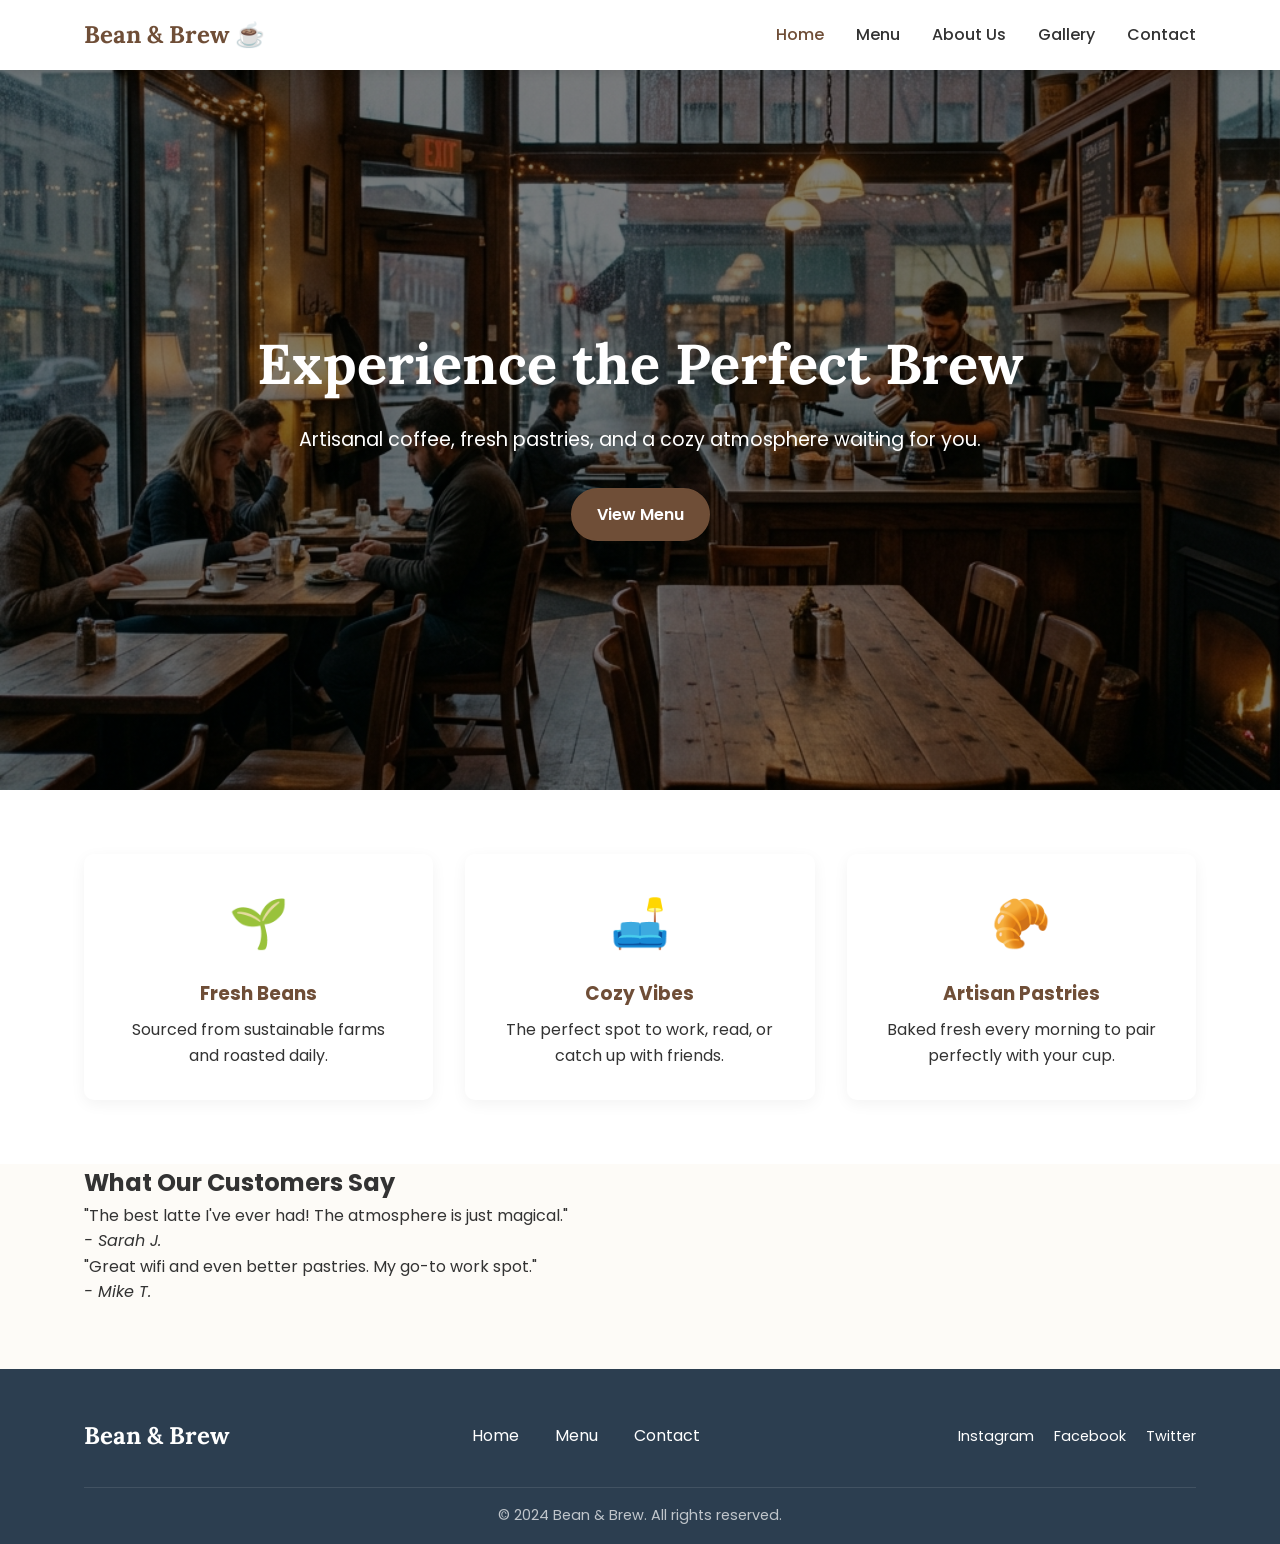
<file: index.html>
<!DOCTYPE html>
<html lang="en">
<head>
    <meta charset="UTF-8">
    <meta name="viewport" content="width=device-width, initial-scale=1.0">
    <title>Bean & Brew - Premium Coffee Experience</title>
    <meta name="description" content="Welcome to Bean & Brew, your local spot for artisanal coffee, fresh pastries, and a cozy atmosphere.">
    <link rel="stylesheet" href="css/style.css">
    <!-- Google Fonts -->
    <link rel="preconnect" href="https://fonts.googleapis.com">
    <link rel="preconnect" href="https://fonts.gstatic.com" crossorigin>
    <link href="https://fonts.googleapis.com/css2?family=Lora:ital,wght@0,400;0,600;1,400&family=Poppins:wght@300;400;600;700&display=swap" rel="stylesheet">
</head>
<body>

    <!-- Header / Navigation -->
    <header class="main-header">
        <div class="container">
            <a href="index.html" class="logo">Bean & Brew ☕</a>
            <nav class="main-nav">
                <ul class="nav-list">
                    <li><a href="index.html" class="active">Home</a></li>
                    <li><a href="menu.html">Menu</a></li>
                    <li><a href="about.html">About Us</a></li>
                    <li><a href="gallery.html">Gallery</a></li>
                    <li><a href="contact.html">Contact</a></li>
                </ul>
                <button class="mobile-menu-toggle" aria-label="Toggle navigation">
                    <span class="bar"></span>
                    <span class="bar"></span>
                    <span class="bar"></span>
                </button>
            </nav>
        </div>
    </header>

    <!-- Hero Section -->
    <section class="hero">
        <div class="hero-content">
            <h1>Experience the Perfect Brew</h1>
            <p>Artisanal coffee, fresh pastries, and a cozy atmosphere waiting for you.</p>
            <a href="menu.html" class="btn btn-primary">View Menu</a>
        </div>
    </section>

    <!-- Features Section -->
    <section class="features">
        <div class="container">
            <div class="feature-card">
                <div class="icon">🌱</div>
                <h3>Fresh Beans</h3>
                <p>Sourced from sustainable farms and roasted daily.</p>
            </div>
            <div class="feature-card">
                <div class="icon">🛋️</div>
                <h3>Cozy Vibes</h3>
                <p>The perfect spot to work, read, or catch up with friends.</p>
            </div>
            <div class="feature-card">
                <div class="icon">🥐</div>
                <h3>Artisan Pastries</h3>
                <p>Baked fresh every morning to pair perfectly with your cup.</p>
            </div>
        </div>
    </section>

    <!-- Testimonials Section -->
    <section class="testimonials">
        <div class="container">
            <h2>What Our Customers Say</h2>
            <div class="testimonial-grid">
                <div class="testimonial-card">
                    <p>"The best latte I've ever had! The atmosphere is just magical."</p>
                    <cite>- Sarah J.</cite>
                </div>
                <div class="testimonial-card">
                    <p>"Great wifi and even better pastries. My go-to work spot."</p>
                    <cite>- Mike T.</cite>
                </div>
            </div>
        </div>
    </section>

    <!-- Footer -->
    <footer class="main-footer">
        <div class="container">
            <div class="footer-content">
                <div class="footer-logo">Bean & Brew</div>
                <div class="footer-links">
                    <a href="index.html">Home</a>
                    <a href="menu.html">Menu</a>
                    <a href="contact.html">Contact</a>
                </div>
                <div class="social-media">
                    <a href="#">Instagram</a>
                    <a href="#">Facebook</a>
                    <a href="#">Twitter</a>
                </div>
            </div>
            <p class="copyright">&copy; 2024 Bean & Brew. All rights reserved.</p>
        </div>
    </footer>

    <script src="js/script.js"></script>
</body>
</html>
</file>
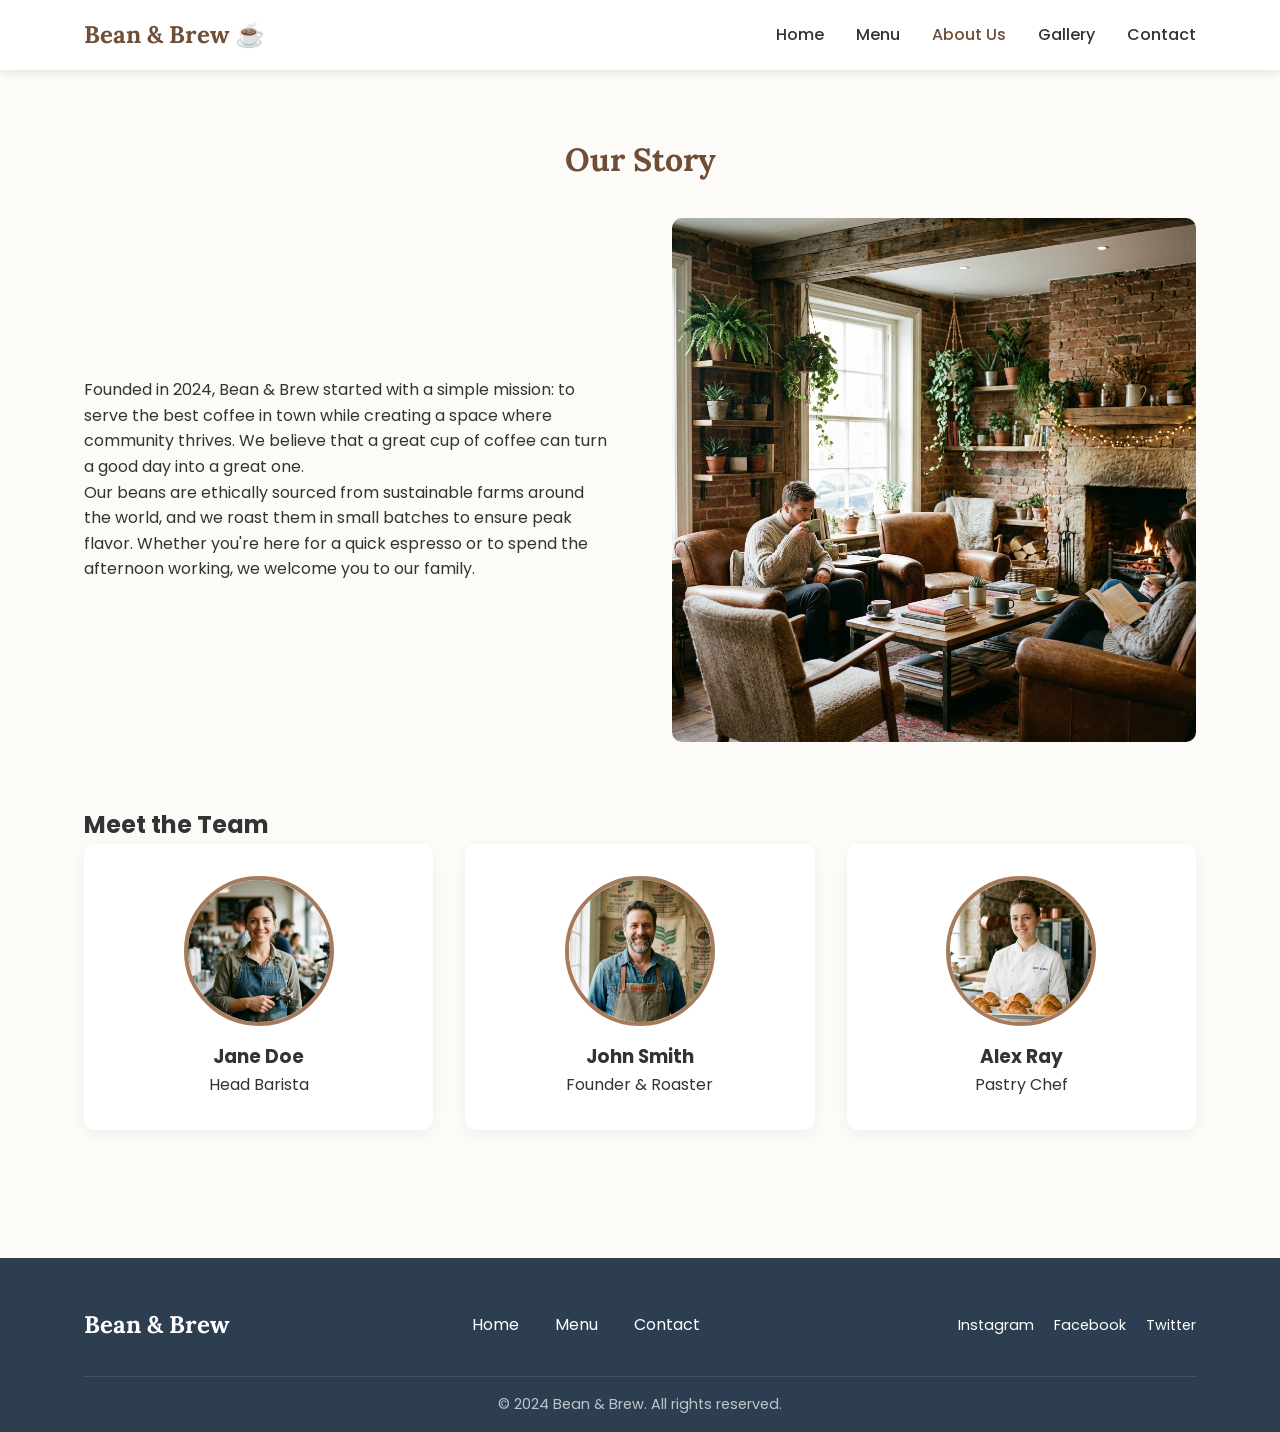
<file: about.html>
<!DOCTYPE html>
<html lang="en">
<head>
    <meta charset="UTF-8">
    <meta name="viewport" content="width=device-width, initial-scale=1.0">
    <title>About Us - Bean & Brew</title>
    <meta name="description" content="Learn about the story behind Bean & Brew and meet our passionate team.">
    <link rel="stylesheet" href="css/style.css">
    <link href="https://fonts.googleapis.com/css2?family=Lora:ital,wght@0,400;0,600;1,400&family=Poppins:wght@300;400;600;700&display=swap" rel="stylesheet">
</head>
<body>

    <header class="main-header">
        <div class="container">
            <a href="index.html" class="logo">Bean & Brew ☕</a>
            <nav class="main-nav">
                <ul class="nav-list">
                    <li><a href="index.html">Home</a></li>
                    <li><a href="menu.html">Menu</a></li>
                    <li><a href="about.html" class="active">About Us</a></li>
                    <li><a href="gallery.html">Gallery</a></li>
                    <li><a href="contact.html">Contact</a></li>
                </ul>
                <button class="mobile-menu-toggle" aria-label="Toggle navigation">
                    <span class="bar"></span>
                    <span class="bar"></span>
                    <span class="bar"></span>
                </button>
            </nav>
        </div>
    </header>

    <main class="container page-content">
        <h1>Our Story</h1>
        <section class="about-section">
            <div class="about-text">
                <p>Founded in 2024, Bean & Brew started with a simple mission: to serve the best coffee in town while creating a space where community thrives. We believe that a great cup of coffee can turn a good day into a great one.</p>
                <p>Our beans are ethically sourced from sustainable farms around the world, and we roast them in small batches to ensure peak flavor. Whether you're here for a quick espresso or to spend the afternoon working, we welcome you to our family.</p>
            </div>
            <div class="about-image">
                <img src="images/about-interior.png" alt="Coffee Shop Interior" style="border-radius: 10px; width: 100%; height: 100%; object-fit: cover;">
            </div>
        </section>

        <section class="team-section">
            <h2>Meet the Team</h2>
            <div class="team-grid">
                <div class="team-member">
                    <img src="images/team-jane.png" alt="Jane Doe" class="member-photo-img">
                    <h3>Jane Doe</h3>
                    <p>Head Barista</p>
                </div>
                <div class="team-member">
                    <img src="images/team-john.png" alt="John Smith" class="member-photo-img">
                    <h3>John Smith</h3>
                    <p>Founder & Roaster</p>
                </div>
                <div class="team-member">
                    <img src="images/team-alex.png" alt="Alex Ray" class="member-photo-img">
                    <h3>Alex Ray</h3>
                    <p>Pastry Chef</p>
                </div>
            </div>
        </section>
    </main>

    <footer class="main-footer">
        <div class="container">
            <div class="footer-content">
                <div class="footer-logo">Bean & Brew</div>
                <div class="footer-links">
                    <a href="index.html">Home</a>
                    <a href="menu.html">Menu</a>
                    <a href="contact.html">Contact</a>
                </div>
                <div class="social-media">
                    <a href="#">Instagram</a>
                    <a href="#">Facebook</a>
                    <a href="#">Twitter</a>
                </div>
            </div>
            <p class="copyright">&copy; 2024 Bean & Brew. All rights reserved.</p>
        </div>
    </footer>

    <script src="js/script.js"></script>
</body>
</html>
</file>
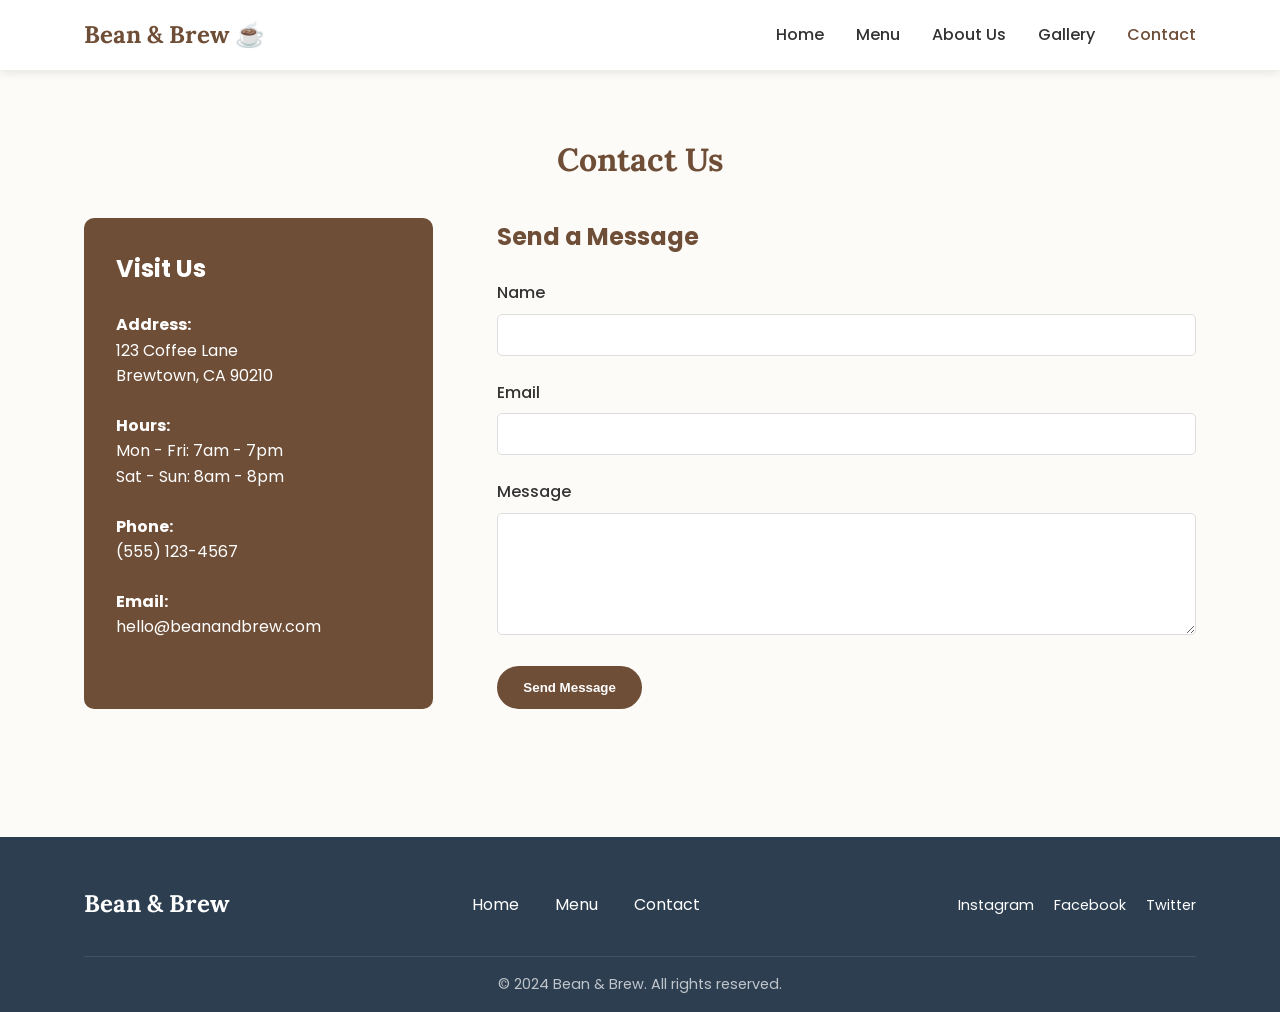
<file: contact.html>
<!DOCTYPE html>
<html lang="en">
<head>
    <meta charset="UTF-8">
    <meta name="viewport" content="width=device-width, initial-scale=1.0">
    <title>Contact Us - Bean & Brew</title>
    <meta name="description" content="Get in touch with Bean & Brew. Find our location, hours, or send us a message.">
    <link rel="stylesheet" href="css/style.css">
    <link href="https://fonts.googleapis.com/css2?family=Lora:ital,wght@0,400;0,600;1,400&family=Poppins:wght@300;400;600;700&display=swap" rel="stylesheet">
</head>
<body>

    <header class="main-header">
        <div class="container">
            <a href="index.html" class="logo">Bean & Brew ☕</a>
            <nav class="main-nav">
                <ul class="nav-list">
                    <li><a href="index.html">Home</a></li>
                    <li><a href="menu.html">Menu</a></li>
                    <li><a href="about.html">About Us</a></li>
                    <li><a href="gallery.html">Gallery</a></li>
                    <li><a href="contact.html" class="active">Contact</a></li>
                </ul>
                <button class="mobile-menu-toggle" aria-label="Toggle navigation">
                    <span class="bar"></span>
                    <span class="bar"></span>
                    <span class="bar"></span>
                </button>
            </nav>
        </div>
    </header>

    <main class="container page-content">
        <h1>Contact Us</h1>
        
        <div class="contact-container">
            <div class="contact-info">
                <h2>Visit Us</h2>
                <p><strong>Address:</strong><br>123 Coffee Lane<br>Brewtown, CA 90210</p>
                
                <p><strong>Hours:</strong><br>
                Mon - Fri: 7am - 7pm<br>
                Sat - Sun: 8am - 8pm</p>
                
                <p><strong>Phone:</strong><br>(555) 123-4567</p>
                
                <p><strong>Email:</strong><br>hello@beanandbrew.com</p>
            </div>

            <div class="contact-form-wrapper">
                <h2>Send a Message</h2>
                <form id="contact-form" action="#" method="POST">
                    <div class="form-group">
                        <label for="name">Name</label>
                        <input type="text" id="name" name="name" required>
                    </div>
                    <div class="form-group">
                        <label for="email">Email</label>
                        <input type="email" id="email" name="email" required>
                    </div>
                    <div class="form-group">
                        <label for="message">Message</label>
                        <textarea id="message" name="message" rows="5" required></textarea>
                    </div>
                    <button type="submit" class="btn btn-primary">Send Message</button>
                </form>
            </div>
        </div>
    </main>

    <footer class="main-footer">
        <div class="container">
            <div class="footer-content">
                <div class="footer-logo">Bean & Brew</div>
                <div class="footer-links">
                    <a href="index.html">Home</a>
                    <a href="menu.html">Menu</a>
                    <a href="contact.html">Contact</a>
                </div>
                <div class="social-media">
                    <a href="#">Instagram</a>
                    <a href="#">Facebook</a>
                    <a href="#">Twitter</a>
                </div>
            </div>
            <p class="copyright">&copy; 2024 Bean & Brew. All rights reserved.</p>
        </div>
    </footer>

    <script src="js/script.js"></script>
</body>
</html>
</file>
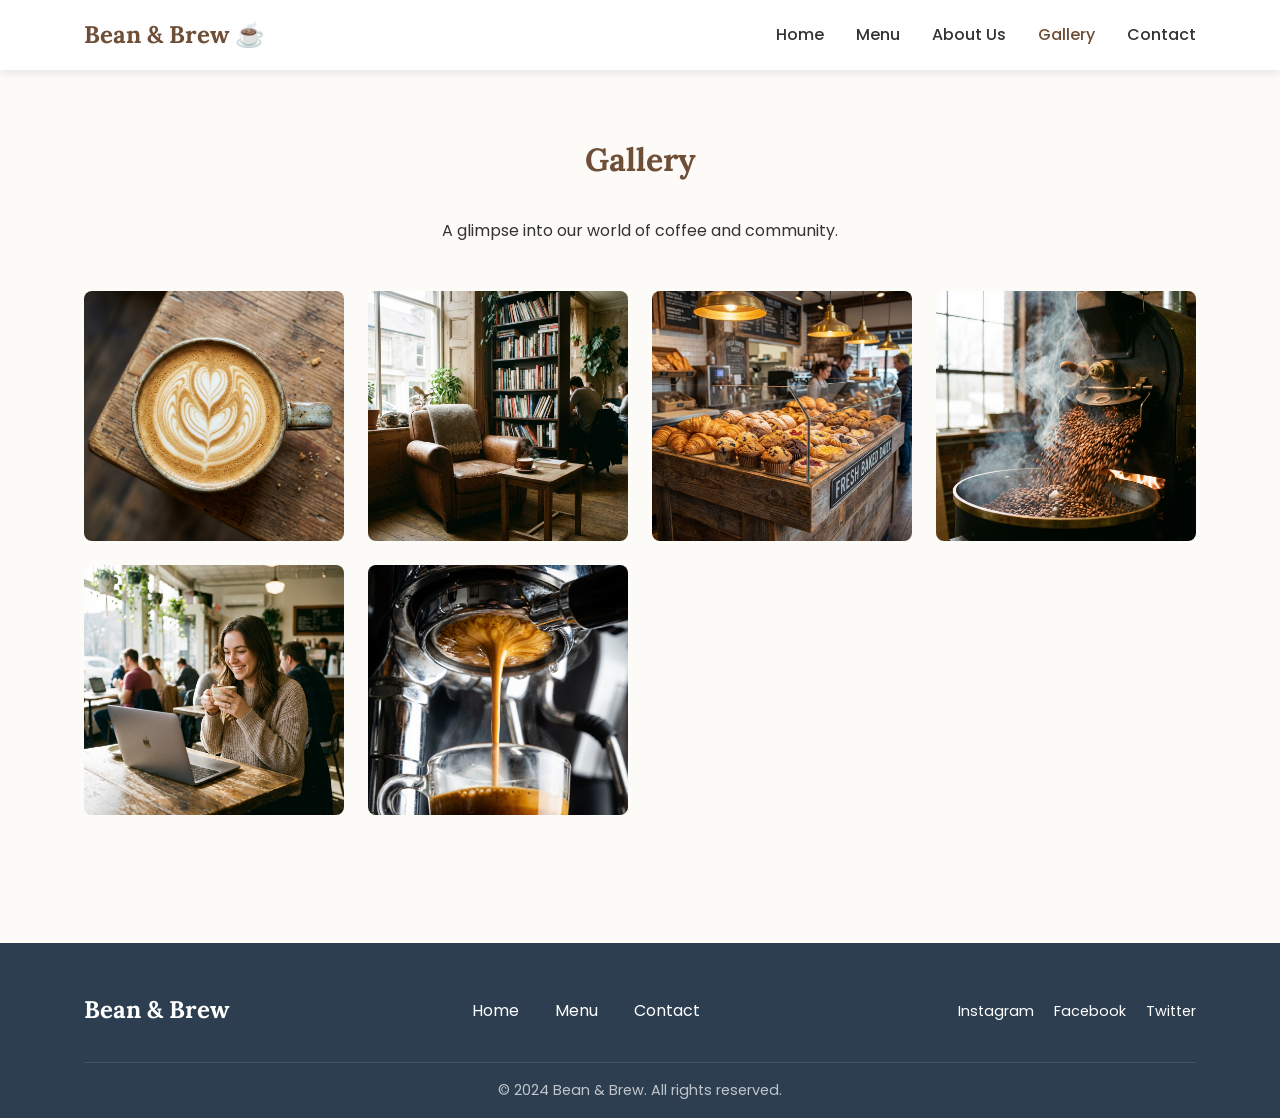
<file: gallery.html>
<!DOCTYPE html>
<html lang="en">
<head>
    <meta charset="UTF-8">
    <meta name="viewport" content="width=device-width, initial-scale=1.0">
    <title>Gallery - Bean & Brew</title>
    <meta name="description" content="See photos of our coffee, pastries, and shop atmosphere.">
    <link rel="stylesheet" href="css/style.css">
    <link href="https://fonts.googleapis.com/css2?family=Lora:ital,wght@0,400;0,600;1,400&family=Poppins:wght@300;400;600;700&display=swap" rel="stylesheet">
</head>
<body>

    <header class="main-header">
        <div class="container">
            <a href="index.html" class="logo">Bean & Brew ☕</a>
            <nav class="main-nav">
                <ul class="nav-list">
                    <li><a href="index.html">Home</a></li>
                    <li><a href="menu.html">Menu</a></li>
                    <li><a href="about.html">About Us</a></li>
                    <li><a href="gallery.html" class="active">Gallery</a></li>
                    <li><a href="contact.html">Contact</a></li>
                </ul>
                <button class="mobile-menu-toggle" aria-label="Toggle navigation">
                    <span class="bar"></span>
                    <span class="bar"></span>
                    <span class="bar"></span>
                </button>
            </nav>
        </div>
    </header>

    <main class="container page-content">
        <h1>Gallery</h1>
        <p class="gallery-intro">A glimpse into our world of coffee and community.</p>
        
        <div class="gallery-grid">
            <div class="gallery-item">
                <img src="images/gallery-latte-art.png" alt="Latte Art" class="gallery-img">
            </div>
            <div class="gallery-item">
                <img src="images/gallery-cozy-corner.png" alt="Cozy Corner" class="gallery-img">
            </div>
            <div class="gallery-item">
                <img src="images/gallery-pastries.png" alt="Fresh Pastries" class="gallery-img">
            </div>
            <div class="gallery-item">
                <img src="images/gallery-roasting.png" alt="Roasting Process" class="gallery-img">
            </div>
            <div class="gallery-item">
                <img src="images/gallery-customer.png" alt="Happy Customer" class="gallery-img">
            </div>
            <div class="gallery-item">
                <img src="images/gallery-espresso.png" alt="Espresso Shot" class="gallery-img">
            </div>
        </div>
    </main>

    <footer class="main-footer">
        <div class="container">
            <div class="footer-content">
                <div class="footer-logo">Bean & Brew</div>
                <div class="footer-links">
                    <a href="index.html">Home</a>
                    <a href="menu.html">Menu</a>
                    <a href="contact.html">Contact</a>
                </div>
                <div class="social-media">
                    <a href="#">Instagram</a>
                    <a href="#">Facebook</a>
                    <a href="#">Twitter</a>
                </div>
            </div>
            <p class="copyright">&copy; 2024 Bean & Brew. All rights reserved.</p>
        </div>
    </footer>

    <script src="js/script.js"></script>
</body>
</html>
</file>
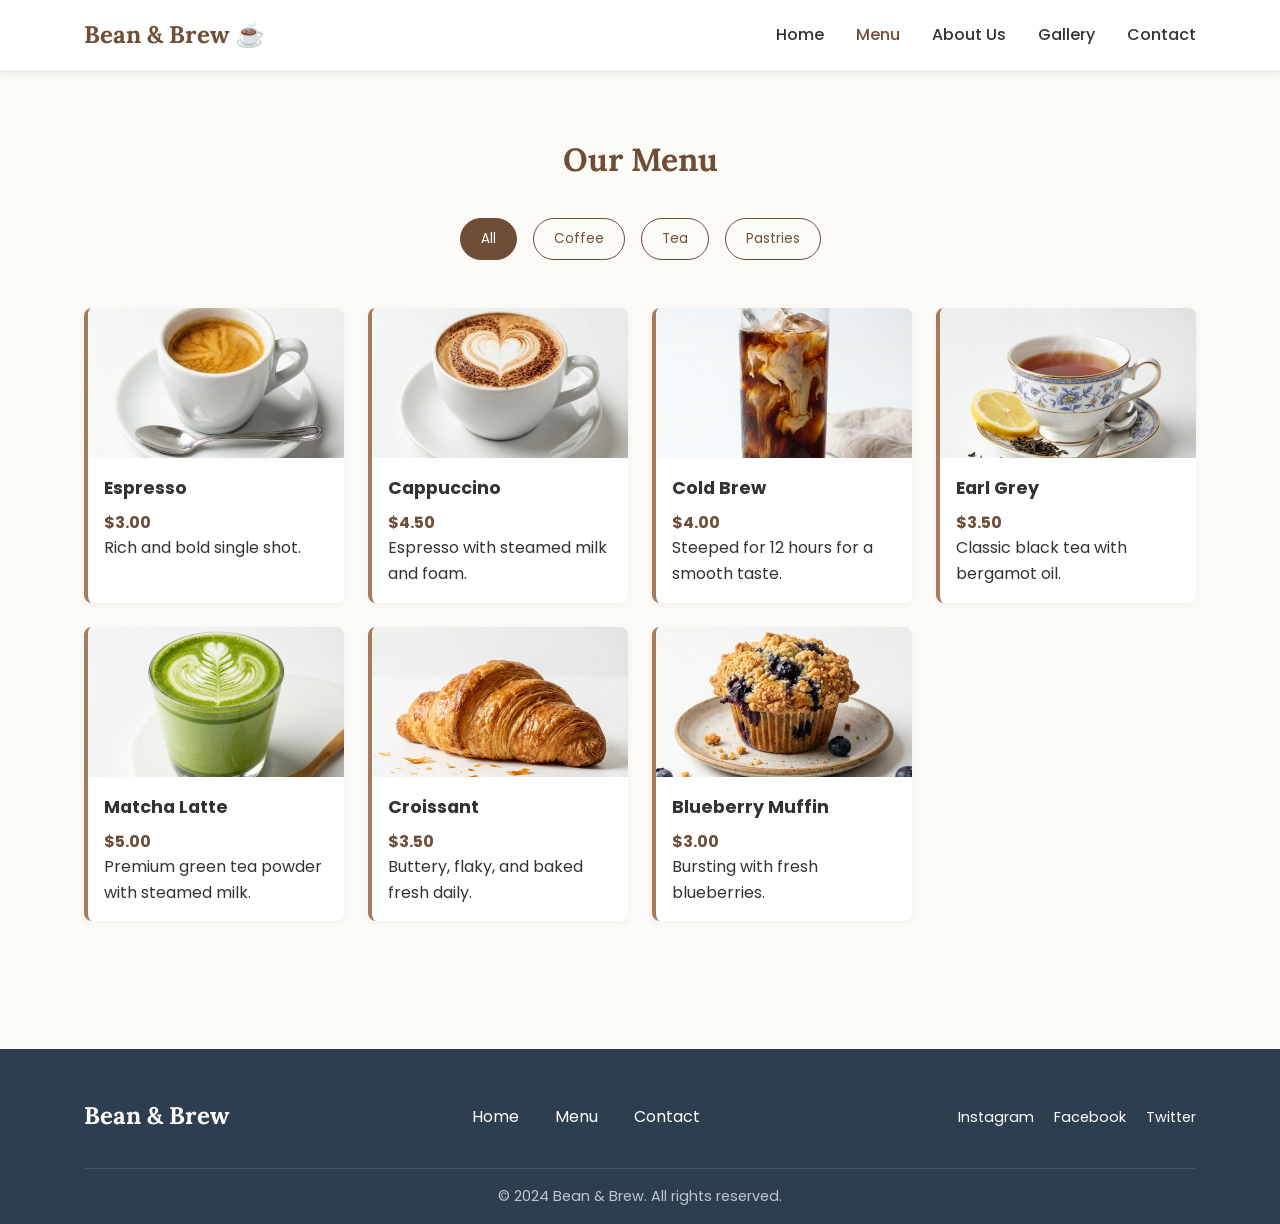
<file: menu.html>
<!DOCTYPE html>
<html lang="en">
<head>
    <meta charset="UTF-8">
    <meta name="viewport" content="width=device-width, initial-scale=1.0">
    <title>Menu - Bean & Brew</title>
    <meta name="description" content="Explore our menu of artisanal coffees, teas, and fresh pastries.">
    <link rel="stylesheet" href="css/style.css">
    <link href="https://fonts.googleapis.com/css2?family=Lora:ital,wght@0,400;0,600;1,400&family=Poppins:wght@300;400;600;700&display=swap" rel="stylesheet">
</head>
<body>

    <header class="main-header">
        <div class="container">
            <a href="index.html" class="logo">Bean & Brew ☕</a>
            <nav class="main-nav">
                <ul class="nav-list">
                    <li><a href="index.html">Home</a></li>
                    <li><a href="menu.html" class="active">Menu</a></li>
                    <li><a href="about.html">About Us</a></li>
                    <li><a href="gallery.html">Gallery</a></li>
                    <li><a href="contact.html">Contact</a></li>
                </ul>
                <button class="mobile-menu-toggle" aria-label="Toggle navigation">
                    <span class="bar"></span>
                    <span class="bar"></span>
                    <span class="bar"></span>
                </button>
            </nav>
        </div>
    </header>

    <main class="container page-content">
        <h1>Our Menu</h1>
        
        <div class="menu-tabs">
            <button class="tab-btn active" data-category="all">All</button>
            <button class="tab-btn" data-category="coffee">Coffee</button>
            <button class="tab-btn" data-category="tea">Tea</button>
            <button class="tab-btn" data-category="pastry">Pastries</button>
        </div>

        <div class="menu-grid" id="menu-grid">
            <!-- Coffee Items -->
            <div class="menu-item" data-category="coffee">
                <img src="images/menu-espresso.png" alt="Espresso" class="menu-img">
                <div class="menu-item-content">
                    <h3>Espresso</h3>
                    <p class="price">$3.00</p>
                    <p class="description">Rich and bold single shot.</p>
                </div>
            </div>
            <div class="menu-item" data-category="coffee">
                <img src="images/menu-cappuccino.png" alt="Cappuccino" class="menu-img">
                <div class="menu-item-content">
                    <h3>Cappuccino</h3>
                    <p class="price">$4.50</p>
                    <p class="description">Espresso with steamed milk and foam.</p>
                </div>
            </div>
            <div class="menu-item" data-category="coffee">
                <img src="images/menu-cold-brew.png" alt="Cold Brew" class="menu-img">
                <div class="menu-item-content">
                    <h3>Cold Brew</h3>
                    <p class="price">$4.00</p>
                    <p class="description">Steeped for 12 hours for a smooth taste.</p>
                </div>
            </div>

            <!-- Tea Items -->
            <div class="menu-item" data-category="tea">
                <img src="images/menu-earl-grey.png" alt="Earl Grey" class="menu-img">
                <div class="menu-item-content">
                    <h3>Earl Grey</h3>
                    <p class="price">$3.50</p>
                    <p class="description">Classic black tea with bergamot oil.</p>
                </div>
            </div>
            <div class="menu-item" data-category="tea">
                <img src="images/menu-matcha-latte.png" alt="Matcha Latte" class="menu-img">
                <div class="menu-item-content">
                    <h3>Matcha Latte</h3>
                    <p class="price">$5.00</p>
                    <p class="description">Premium green tea powder with steamed milk.</p>
                </div>
            </div>

            <!-- Pastry Items -->
            <div class="menu-item" data-category="pastry">
                <img src="images/menu-croissant.png" alt="Croissant" class="menu-img">
                <div class="menu-item-content">
                    <h3>Croissant</h3>
                    <p class="price">$3.50</p>
                    <p class="description">Buttery, flaky, and baked fresh daily.</p>
                </div>
            </div>
            <div class="menu-item" data-category="pastry">
                <img src="images/menu-muffin.png" alt="Blueberry Muffin" class="menu-img">
                <div class="menu-item-content">
                    <h3>Blueberry Muffin</h3>
                    <p class="price">$3.00</p>
                    <p class="description">Bursting with fresh blueberries.</p>
                </div>
            </div>
        </div>
    </main>

    <footer class="main-footer">
        <div class="container">
            <div class="footer-content">
                <div class="footer-logo">Bean & Brew</div>
                <div class="footer-links">
                    <a href="index.html">Home</a>
                    <a href="menu.html">Menu</a>
                    <a href="contact.html">Contact</a>
                </div>
                <div class="social-media">
                    <a href="#">Instagram</a>
                    <a href="#">Facebook</a>
                    <a href="#">Twitter</a>
                </div>
            </div>
            <p class="copyright">&copy; 2024 Bean & Brew. All rights reserved.</p>
        </div>
    </footer>

    <script src="js/script.js"></script>
</body>
</html>
</file>
<file: css/style.css>
/* Global Variables */
:root {
    --primary-color: #6F4E37;
    /* Coffee Brown */
    --secondary-color: #A67B5B;
    /* Latte */
    --accent-color: #2C3E50;
    /* Dark Slate */
    --text-color: #333333;
    --bg-color: #FDFBF7;
    /* Cream */
    --white: #FFFFFF;
    --font-heading: 'Lora', serif;
    --font-body: 'Poppins', sans-serif;
    --transition: all 0.3s ease;
}

/* Reset & Base Styles */
* {
    margin: 0;
    padding: 0;
    box-sizing: border-box;
}

body {
    font-family: var(--font-body);
    background-color: var(--bg-color);
    color: var(--text-color);
    line-height: 1.6;
}

a {
    text-decoration: none;
    color: inherit;
}

ul {
    list-style: none;
}

img {
    max-width: 100%;
    display: block;
}

.container {
    width: 90%;
    max-width: 1200px;
    margin: 0 auto;
    padding: 0 20px;
}

.btn {
    display: inline-block;
    padding: 12px 24px;
    border-radius: 30px;
    font-weight: 600;
    cursor: pointer;
    transition: var(--transition);
}

.btn-primary {
    background-color: var(--primary-color);
    color: var(--white);
    border: 2px solid var(--primary-color);
}

.btn-primary:hover {
    background-color: transparent;
    color: var(--primary-color);
}

/* Header & Navigation */
.main-header {
    background-color: var(--white);
    box-shadow: 0 2px 10px rgba(0, 0, 0, 0.1);
    position: sticky;
    top: 0;
    z-index: 1000;
    padding: 1rem 0;
}

.main-header .container {
    display: flex;
    justify-content: space-between;
    align-items: center;
}

.logo {
    font-family: var(--font-heading);
    font-size: 1.5rem;
    font-weight: 700;
    color: var(--primary-color);
}

.nav-list {
    display: flex;
    gap: 2rem;
}

.nav-list a {
    font-weight: 500;
    transition: var(--transition);
}

.nav-list a:hover,
.nav-list a.active {
    color: var(--primary-color);
}

.mobile-menu-toggle {
    display: none;
    background: none;
    border: none;
    cursor: pointer;
}

.bar {
    display: block;
    width: 25px;
    height: 3px;
    background-color: var(--text-color);
    margin: 5px 0;
    transition: var(--transition);
}

/* Hero Section */
.hero {
    background: linear-gradient(rgba(0, 0, 0, 0.5), rgba(0, 0, 0, 0.5)), url('../images/hero-bg.png');
    background-size: cover;
    background-position: center;
    height: 80vh;
    display: flex;
    align-items: center;
    justify-content: center;
    text-align: center;
    color: var(--white);
}

.hero h1 {
    font-family: var(--font-heading);
    font-size: 3.5rem;
    margin-bottom: 1rem;
}

.hero p {
    font-size: 1.2rem;
    margin-bottom: 2rem;
}

/* Features Section */
.features {
    padding: 4rem 0;
    background-color: var(--white);
}

.features .container {
    display: grid;
    grid-template-columns: repeat(auto-fit, minmax(250px, 1fr));
    gap: 2rem;
    text-align: center;
}

.feature-card {
    padding: 2rem;
    border-radius: 10px;
    box-shadow: 0 4px 15px rgba(0, 0, 0, 0.05);
    transition: var(--transition);
}

.feature-card:hover {
    transform: translateY(-5px);
}

.icon {
    font-size: 3rem;
    margin-bottom: 1rem;
}

.feature-card h3 {
    margin-bottom: 0.5rem;
    color: var(--primary-color);
}

/* Menu Page */
.page-content {
    padding: 4rem 20px;
}

.page-content h1 {
    font-family: var(--font-heading);
    text-align: center;
    margin-bottom: 2rem;
    color: var(--primary-color);
}

.menu-tabs {
    display: flex;
    justify-content: center;
    gap: 1rem;
    margin-bottom: 3rem;
    flex-wrap: wrap;
}

.tab-btn {
    padding: 10px 20px;
    border: 1px solid var(--primary-color);
    background: transparent;
    color: var(--primary-color);
    border-radius: 25px;
    cursor: pointer;
    transition: var(--transition);
    font-family: var(--font-body);
}

.tab-btn.active,
.tab-btn:hover {
    background-color: var(--primary-color);
    color: var(--white);
}

.menu-grid {
    display: grid;
    grid-template-columns: repeat(auto-fill, minmax(220px, 1fr));
    gap: 1.5rem;
}

.menu-item {
    background: var(--white);
    border-radius: 8px;
    box-shadow: 0 2px 8px rgba(0, 0, 0, 0.05);
    border-left: 4px solid var(--secondary-color);
    overflow: hidden;
    transition: var(--transition);
}

.menu-item:hover {
    transform: translateY(-5px);
    box-shadow: 0 5px 15px rgba(0, 0, 0, 0.1);
}

.menu-img {
    width: 100%;
    height: 150px;
    object-fit: cover;
}

.menu-item-content {
    padding: 1rem;
}

.menu-item-content h3 {
    display: flex;
    justify-content: space-between;
    margin-bottom: 0.5rem;
    font-size: 1.1rem;
}

.price {
    font-weight: 700;
    color: var(--primary-color);
}

/* About Page */
.about-section {
    display: grid;
    grid-template-columns: 1fr 1fr;
    gap: 4rem;
    align-items: center;
    margin-bottom: 4rem;
}

.image-placeholder {
    width: 100%;
    height: 300px;
    background-color: #ddd;
    display: flex;
    align-items: center;
    justify-content: center;
    color: #666;
    border-radius: 10px;
}

.team-grid {
    display: grid;
    grid-template-columns: repeat(auto-fit, minmax(200px, 1fr));
    gap: 2rem;
    text-align: center;
}

.team-member {
    background: var(--white);
    padding: 2rem;
    border-radius: 10px;
    box-shadow: 0 4px 15px rgba(0, 0, 0, 0.05);
}

.member-photo-img {
    width: 150px;
    height: 150px;
    border-radius: 50%;
    object-fit: cover;
    margin: 0 auto 1rem auto;
    border: 4px solid var(--secondary-color);
}

/* Gallery Page */
.gallery-intro {
    text-align: center;
    margin-bottom: 3rem;
    max-width: 600px;
    margin-left: auto;
    margin-right: auto;
}

.gallery-grid {
    display: grid;
    grid-template-columns: repeat(auto-fill, minmax(250px, 1fr));
    gap: 1.5rem;
}

.gallery-img {
    width: 100%;
    height: 250px;
    object-fit: cover;
    border-radius: 8px;
    transition: var(--transition);
    display: block;
}

.gallery-img:hover {
    transform: scale(1.02);
    box-shadow: 0 5px 15px rgba(0, 0, 0, 0.1);
}

/* Contact Page */
.contact-container {
    display: grid;
    grid-template-columns: 1fr 2fr;
    gap: 4rem;
}

.contact-info {
    background-color: var(--primary-color);
    color: var(--white);
    padding: 2rem;
    border-radius: 10px;
}

.contact-info h2 {
    margin-bottom: 1.5rem;
    color: var(--white);
}

.contact-info p {
    margin-bottom: 1.5rem;
}

.contact-form-wrapper h2 {
    margin-bottom: 1.5rem;
    color: var(--primary-color);
}

.form-group {
    margin-bottom: 1.5rem;
}

.form-group label {
    display: block;
    margin-bottom: 0.5rem;
    font-weight: 500;
}

.form-group input,
.form-group textarea {
    width: 100%;
    padding: 10px;
    border: 1px solid #ddd;
    border-radius: 5px;
    font-family: var(--font-body);
}

.form-group input:focus,
.form-group textarea:focus {
    outline: none;
    border-color: var(--primary-color);
}

/* Footer */
.main-footer {
    background-color: var(--accent-color);
    color: var(--white);
    padding: 3rem 0 1rem;
    margin-top: 4rem;
}

.footer-content {
    display: flex;
    justify-content: space-between;
    align-items: center;
    margin-bottom: 2rem;
    flex-wrap: wrap;
    gap: 2rem;
}

.footer-logo {
    font-family: var(--font-heading);
    font-size: 1.5rem;
    font-weight: 700;
}

.footer-links a {
    margin: 0 1rem;
    transition: var(--transition);
}

.footer-links a:hover {
    color: var(--secondary-color);
}

.social-media a {
    margin-left: 1rem;
    font-size: 0.9rem;
}

.copyright {
    text-align: center;
    border-top: 1px solid rgba(255, 255, 255, 0.1);
    padding-top: 1rem;
    font-size: 0.9rem;
    color: rgba(255, 255, 255, 0.7);
}

/* Responsive Design */
@media (max-width: 768px) {
    .mobile-menu-toggle {
        display: block;
        z-index: 1001;
    }

    .nav-list {
        position: fixed;
        top: 0;
        right: -100%;
        width: 70%;
        height: 100vh;
        background-color: var(--white);
        flex-direction: column;
        justify-content: center;
        align-items: center;
        transition: var(--transition);
        box-shadow: -2px 0 10px rgba(0, 0, 0, 0.1);
    }

    .nav-list.active {
        right: 0;
    }

    .hero h1 {
        font-size: 2.5rem;
    }

    .about-section,
    .contact-container {
        grid-template-columns: 1fr;
    }
}
</file>
